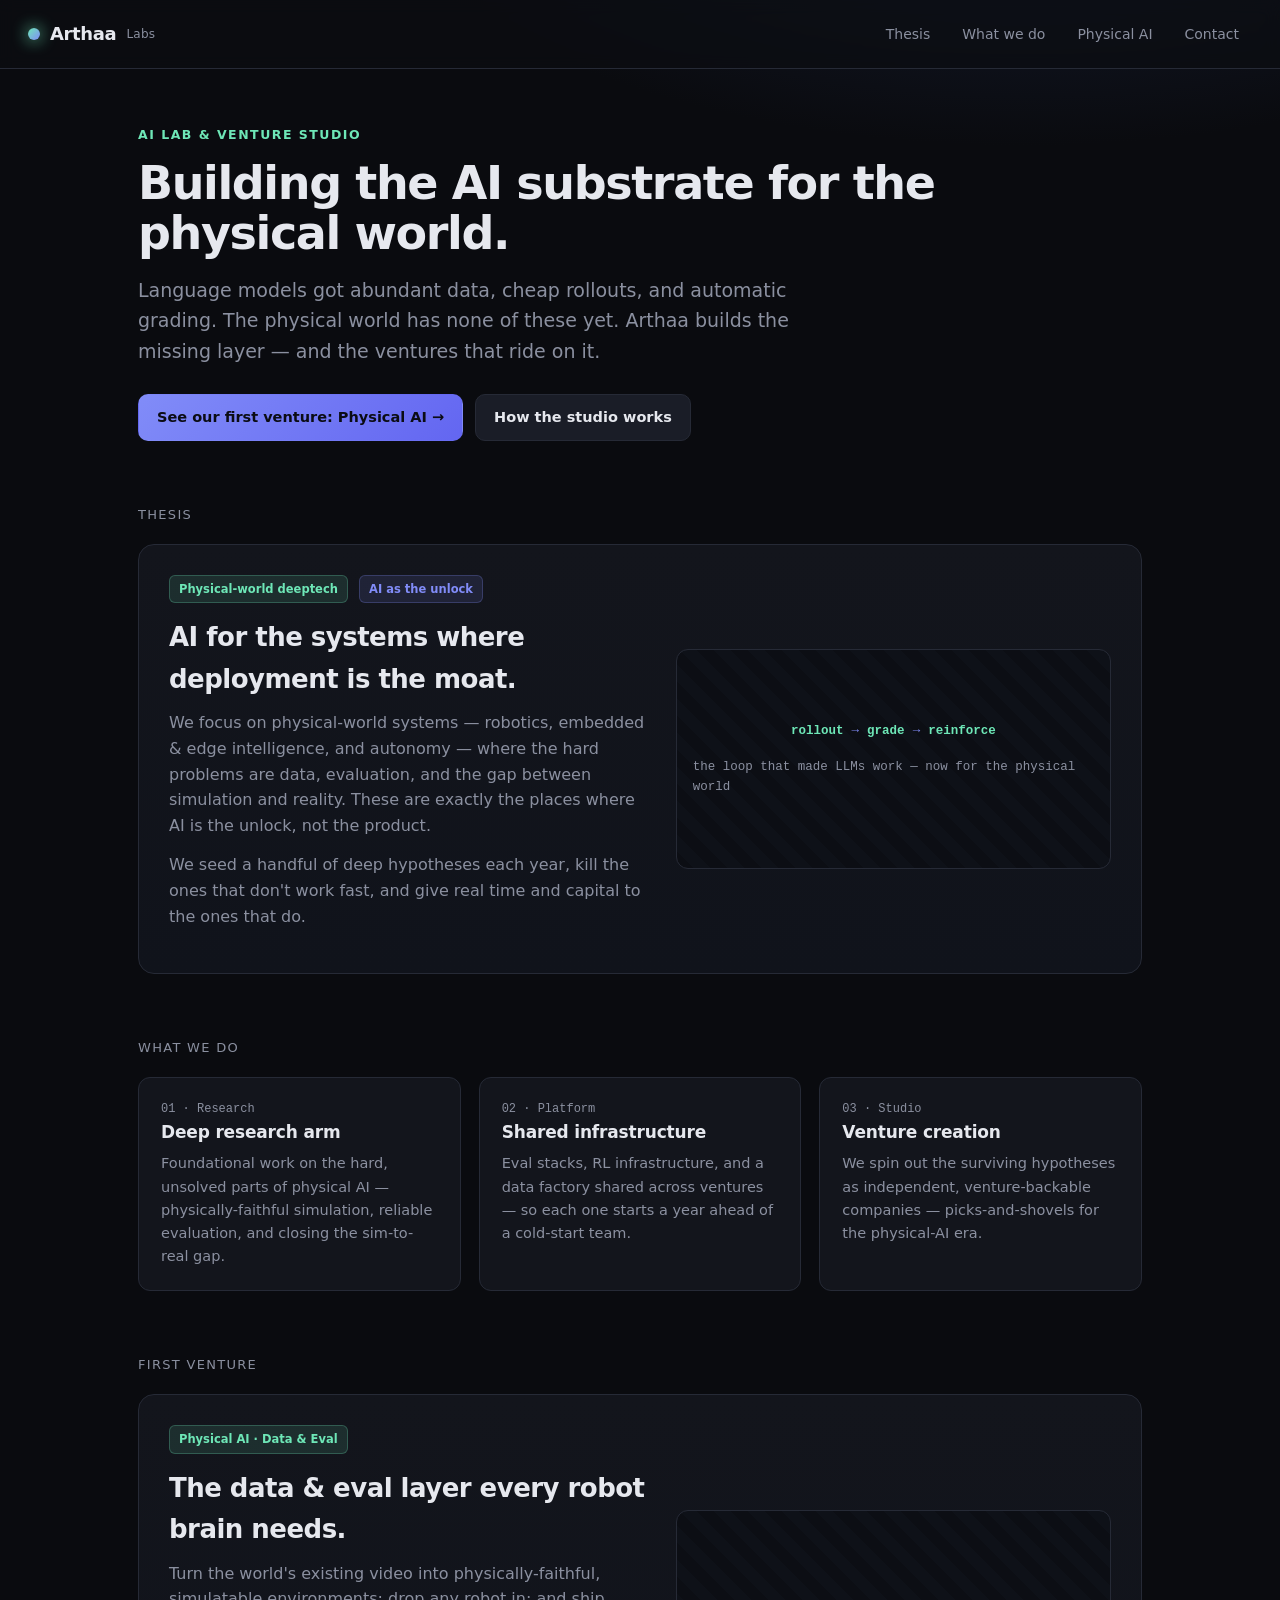
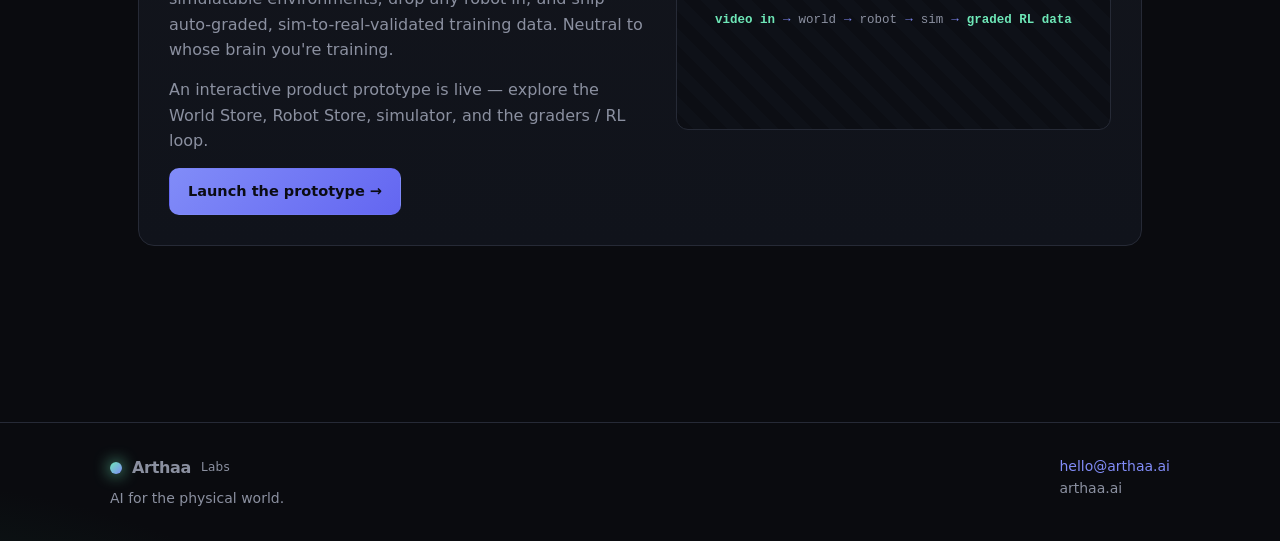
<file: index.html>
<!DOCTYPE html>
<html lang="en">
<head>
<meta charset="utf-8">
<meta name="viewport" content="width=device-width, initial-scale=1">
<title>Arthaa — AI for the physical world</title>
<meta name="description" content="Arthaa is an AI lab and venture studio building the AI substrate for physical-world systems.">
<link rel="stylesheet" href="styles.css">
</head>
<body>

<div class="topbar">
  <div class="brand"><span class="dot"></span> Arthaa <small>Labs</small></div>
  <div class="spacer"></div>
  <nav class="nav">
    <a href="#thesis">Thesis</a>
    <a href="#what">What we do</a>
    <a href="physicalAI/">Physical AI</a>
    <a href="#contact">Contact</a>
  </nav>
</div>

<div class="wrap">

  <section class="hero">
    <div class="kicker">AI Lab &amp; Venture Studio</div>
    <h1>Building the AI substrate for the physical world.</h1>
    <p class="lede">Language models got abundant data, cheap rollouts, and automatic grading. The physical world has none of these yet. Arthaa builds the missing layer — and the ventures that ride on it.</p>
    <div class="cta-row">
      <a class="btn primary" href="physicalAI/">See our first venture: Physical AI →</a>
      <a class="btn" href="#what">How the studio works</a>
    </div>
  </section>

  <div class="sectiontitle" id="thesis">Thesis</div>
  <div class="feature">
    <div>
      <span class="tag">Physical-world deeptech</span>
      <span class="tag indigo">AI as the unlock</span>
      <h2>AI for the systems where deployment is the moat.</h2>
      <p>We focus on physical-world systems — robotics, embedded &amp; edge intelligence, and autonomy — where the hard problems are data, evaluation, and the gap between simulation and reality. These are exactly the places where AI is the unlock, not the product.</p>
      <p class="muted">We seed a handful of deep hypotheses each year, kill the ones that don't work fast, and give real time and capital to the ones that do.</p>
    </div>
    <div class="visual">
      <div class="loop">
        <b>rollout</b> <span class="arr">→</span> <b>grade</b> <span class="arr">→</span> <b>reinforce</b>
        <div style="width:100%; height:0; flex-basis:100%;"></div>
        <span class="muted">the loop that made LLMs work — now for the physical world</span>
      </div>
    </div>
  </div>

  <div class="sectiontitle" id="what">What we do</div>
  <div class="grid cols-3">
    <div class="card">
      <div class="num">01 · Research</div>
      <h3>Deep research arm</h3>
      <p>Foundational work on the hard, unsolved parts of physical AI — physically-faithful simulation, reliable evaluation, and closing the sim-to-real gap.</p>
    </div>
    <div class="card">
      <div class="num">02 · Platform</div>
      <h3>Shared infrastructure</h3>
      <p>Eval stacks, RL infrastructure, and a data factory shared across ventures — so each one starts a year ahead of a cold-start team.</p>
    </div>
    <div class="card">
      <div class="num">03 · Studio</div>
      <h3>Venture creation</h3>
      <p>We spin out the surviving hypotheses as independent, venture-backable companies — picks-and-shovels for the physical-AI era.</p>
    </div>
  </div>

  <div class="sectiontitle">First venture</div>
  <div class="feature">
    <div>
      <span class="tag">Physical AI · Data &amp; Eval</span>
      <h2>The data &amp; eval layer every robot brain needs.</h2>
      <p>Turn the world's existing video into physically-faithful, simulatable environments; drop any robot in; and ship auto-graded, sim-to-real-validated training data. Neutral to whose brain you're training.</p>
      <p class="muted">An interactive product prototype is live — explore the World Store, Robot Store, simulator, and the graders / RL loop.</p>
      <a class="btn primary" href="physicalAI/">Launch the prototype →</a>
    </div>
    <div class="visual">
      <div class="loop">
        <b>video in</b> <span class="arr">→</span> world <span class="arr">→</span> robot <span class="arr">→</span> sim <span class="arr">→</span> <b>graded RL data</b>
      </div>
    </div>
  </div>

</div>

<footer>
  <div class="wrap-f" id="contact">
    <div>
      <div class="brand" style="font-size:16px; margin-bottom:6px;"><span class="dot"></span> Arthaa <small>Labs</small></div>
      <div class="muted">AI for the physical world.</div>
    </div>
    <div>
      <div><a href="mailto:hello@arthaa.ai">hello@arthaa.ai</a></div>
      <div class="muted">arthaa.ai</div>
    </div>
  </div>
</footer>

</body>
</html>
</file>
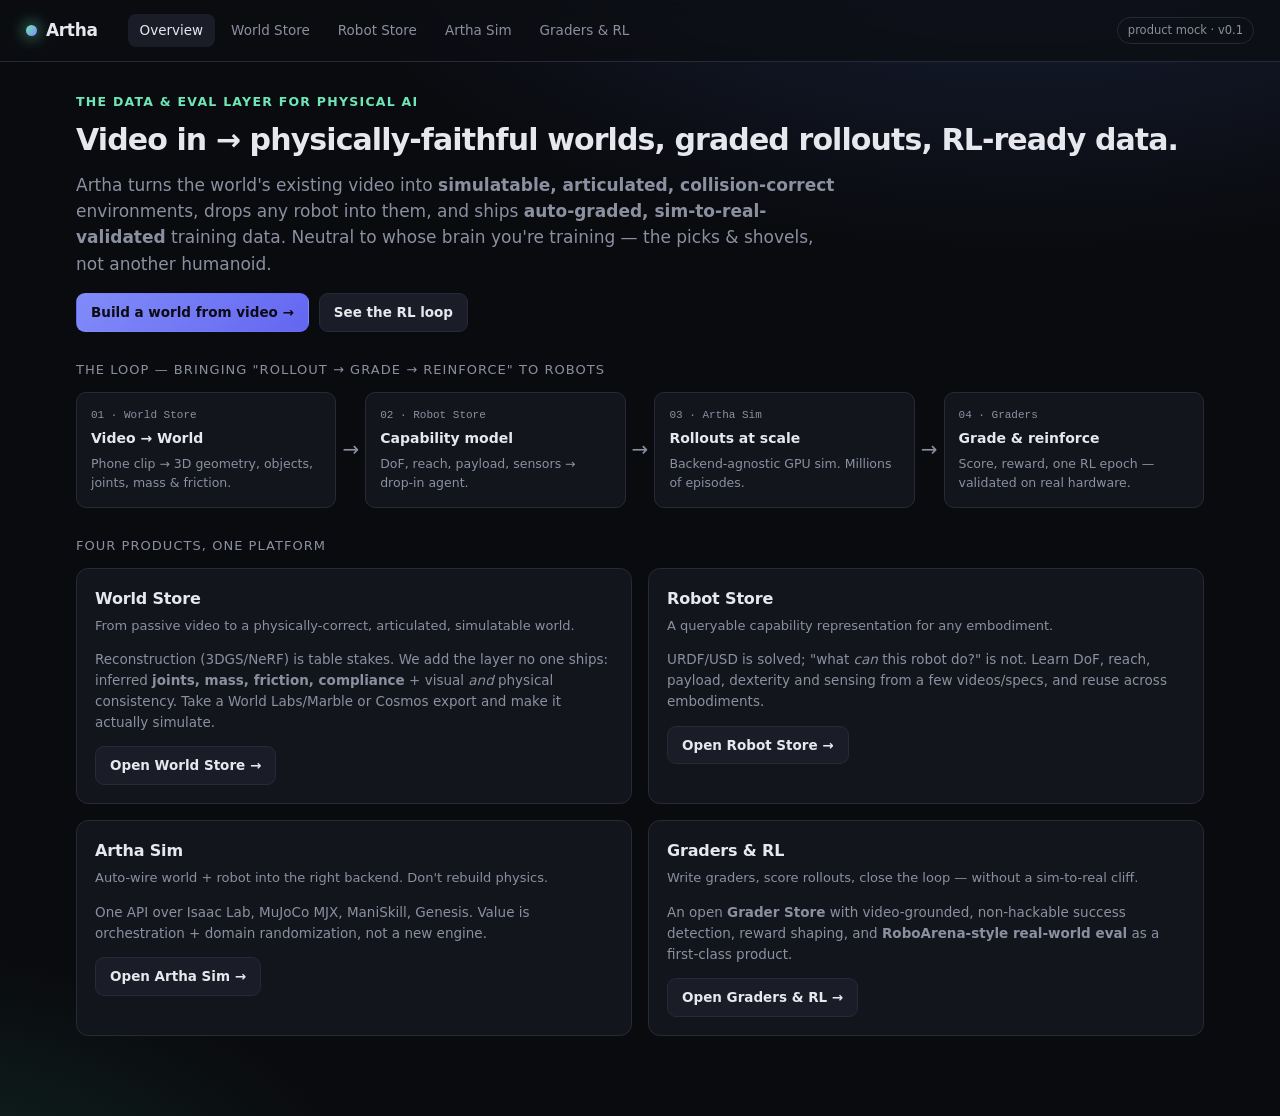
<file: physicalAI/index.html>
<!DOCTYPE html>
<html lang="en">
<head>
<meta charset="utf-8">
<meta name="viewport" content="width=device-width, initial-scale=1">
<title>Artha — Physical AI Data & Eval Platform</title>
<link rel="stylesheet" href="style.css">
</head>
<body>
<div class="topbar">
  <div class="brand"><span class="dot"></span> Artha</div>
  <nav class="nav">
    <a href="index.html" class="active">Overview</a>
    <a href="world-store.html">World Store</a>
    <a href="robot-store.html">Robot Store</a>
    <a href="simulator.html">Artha Sim</a>
    <a href="graders.html">Graders &amp; RL</a>
  </nav>
  <div class="spacer"></div>
  <span class="pill">product mock · v0.1</span>
</div>

<div class="wrap">
  <div class="hero">
    <div class="kicker">The data &amp; eval layer for Physical AI</div>
    <h1>Video in → physically-faithful worlds, graded rollouts, RL-ready data.</h1>
    <p class="lede">Artha turns the world's existing video into <b>simulatable, articulated, collision-correct</b> environments, drops any robot into them, and ships <b>auto-graded, sim-to-real-validated</b> training data. Neutral to whose brain you're training — the picks &amp; shovels, not another humanoid.</p>
    <div style="display:flex; gap:10px; margin-top:16px;">
      <a class="btn primary" href="world-store.html">Build a world from video →</a>
      <a class="btn" href="graders.html">See the RL loop</a>
    </div>
  </div>


  <div class="sectiontitle">The loop — bringing "rollout → grade → reinforce" to robots</div>
  <div class="pipe">
    <div class="step"><div class="n">01 · World Store</div><h4>Video → World</h4><p>Phone clip → 3D geometry, objects, joints, mass &amp; friction.</p></div>
    <div class="arrow">→</div>
    <div class="step"><div class="n">02 · Robot Store</div><h4>Capability model</h4><p>DoF, reach, payload, sensors → drop-in agent.</p></div>
    <div class="arrow">→</div>
    <div class="step"><div class="n">03 · Artha Sim</div><h4>Rollouts at scale</h4><p>Backend-agnostic GPU sim. Millions of episodes.</p></div>
    <div class="arrow">→</div>
    <div class="step"><div class="n">04 · Graders</div><h4>Grade &amp; reinforce</h4><p>Score, reward, one RL epoch — validated on real hardware.</p></div>
  </div>

  <div class="sectiontitle">Four products, one platform</div>
  <div class="grid cols-2">
    <div class="card">
      <h3>World Store</h3>
      <div class="sub">From passive video to a physically-correct, articulated, simulatable world.</div>
      <p class="muted" style="font-size:13.5px;">Reconstruction (3DGS/NeRF) is table stakes. We add the layer no one ships: inferred <b>joints, mass, friction, compliance</b> + visual <i>and</i> physical consistency. Take a World Labs/Marble or Cosmos export and make it actually simulate.</p>
      <a class="btn" href="world-store.html">Open World Store →</a>
    </div>
    <div class="card">
      <h3>Robot Store</h3>
      <div class="sub">A queryable capability representation for any embodiment.</div>
      <p class="muted" style="font-size:13.5px;">URDF/USD is solved; "what <i>can</i> this robot do?" is not. Learn DoF, reach, payload, dexterity and sensing from a few videos/specs, and reuse across embodiments.</p>
      <a class="btn" href="robot-store.html">Open Robot Store →</a>
    </div>
    <div class="card">
      <h3>Artha Sim</h3>
      <div class="sub">Auto-wire world + robot into the right backend. Don't rebuild physics.</div>
      <p class="muted" style="font-size:13.5px;">One API over Isaac Lab, MuJoCo MJX, ManiSkill, Genesis. Value is orchestration + domain randomization, not a new engine.</p>
      <a class="btn" href="simulator.html">Open Artha Sim →</a>
    </div>
    <div class="card">
      <h3>Graders &amp; RL</h3>
      <div class="sub">Write graders, score rollouts, close the loop — without a sim-to-real cliff.</div>
      <p class="muted" style="font-size:13.5px;">An open <b>Grader Store</b> with video-grounded, non-hackable success detection, reward shaping, and <b>RoboArena-style real-world eval</b> as a first-class product.</p>
      <a class="btn" href="graders.html">Open Graders &amp; RL →</a>
    </div>
  </div>

</body>
</html>
</file>
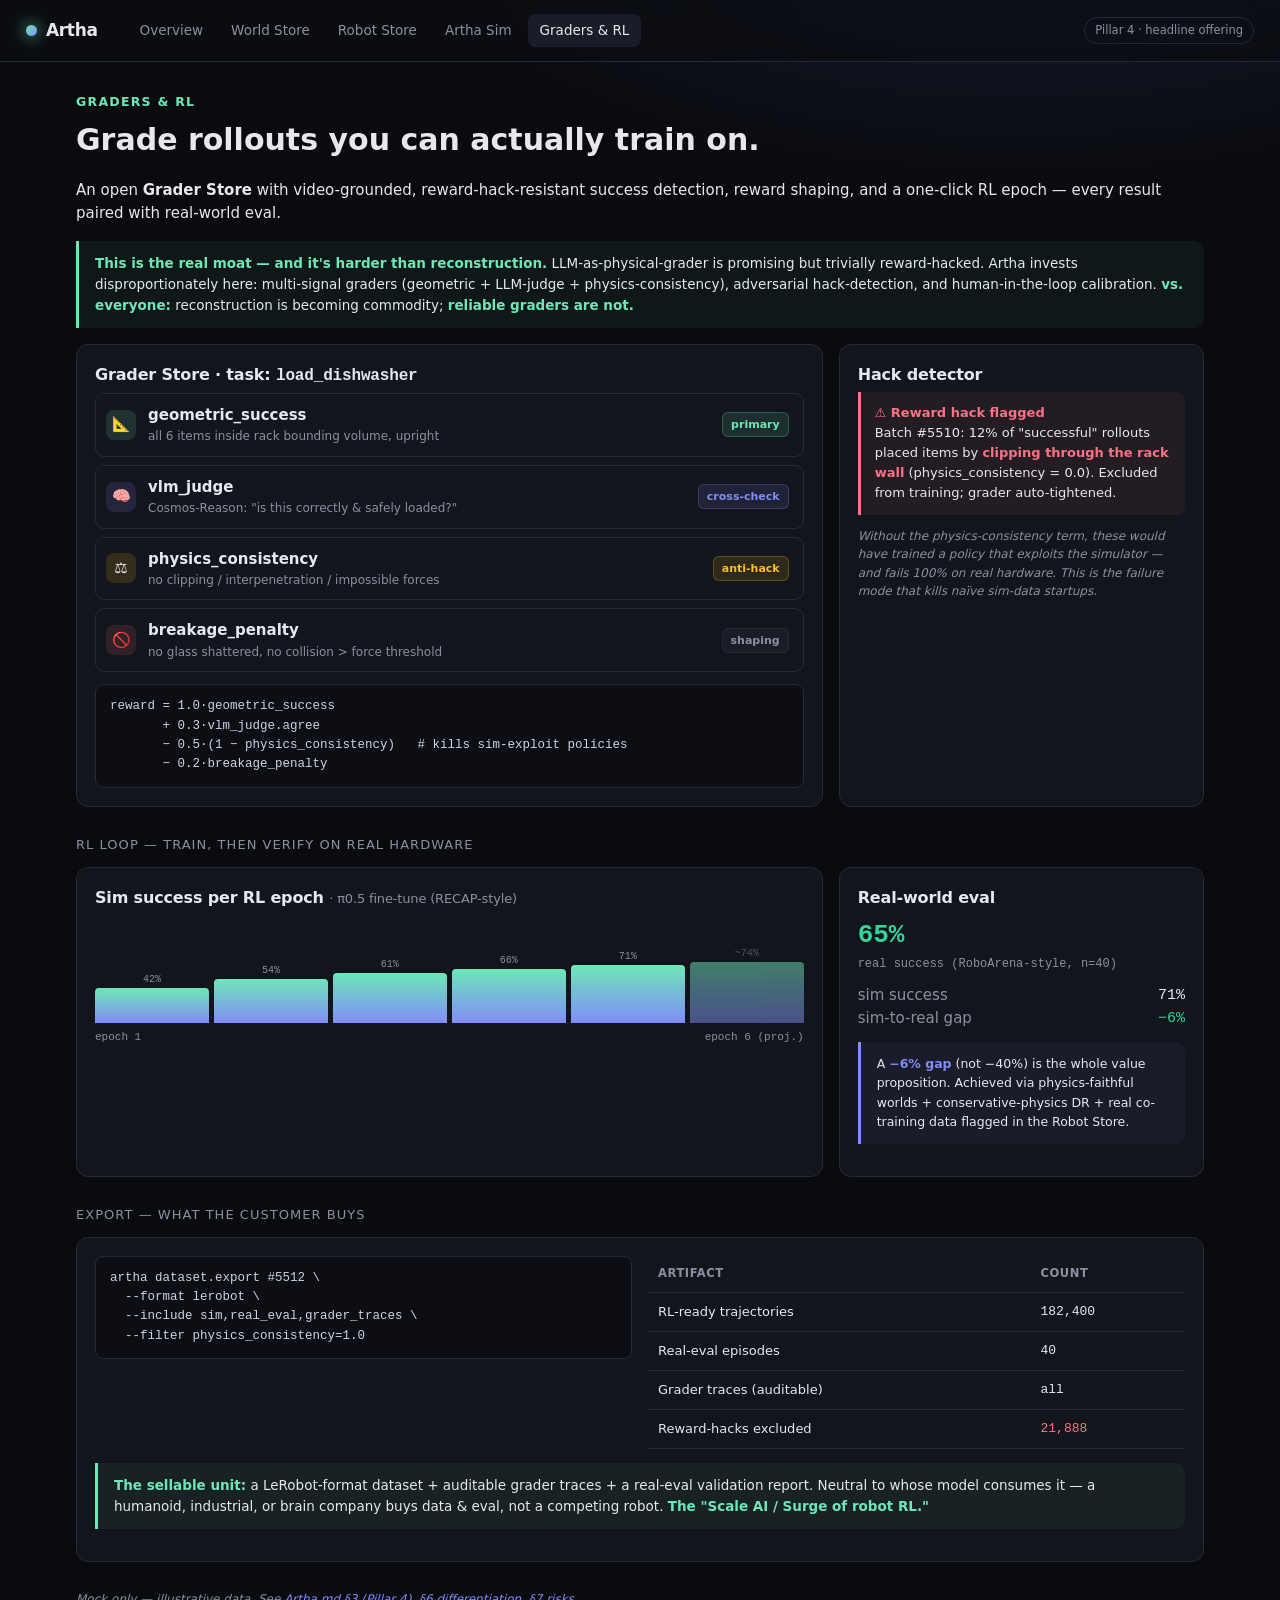
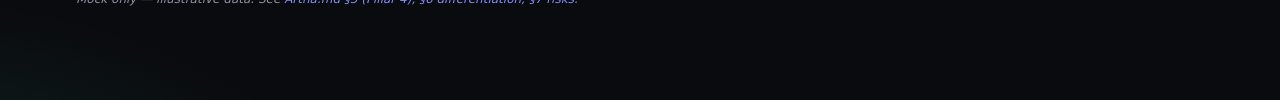
<file: physicalAI/graders.html>
<!DOCTYPE html>
<html lang="en">
<head>
<meta charset="utf-8">
<meta name="viewport" content="width=device-width, initial-scale=1">
<title>Graders &amp; RL — Artha</title>
<link rel="stylesheet" href="style.css">
<style>
  .grader-row { display:flex; align-items:center; gap:12px; padding:10px; border-radius:9px; border:1px solid var(--border); margin-bottom:8px; }
  .grader-row:hover { background:var(--panel-2); }
  .grader-row .ic { width:30px; height:30px; border-radius:8px; display:flex; align-items:center; justify-content:center; font-size:15px; }
  .epoch-bar { display:flex; align-items:flex-end; gap:5px; height:90px; }
  .epoch-bar .b { flex:1; background:linear-gradient(180deg,var(--accent),var(--accent-2)); border-radius:4px 4px 0 0; position:relative; }
  .epoch-bar .b span { position:absolute; top:-16px; left:0; right:0; text-align:center; font-family:var(--mono); font-size:10px; color:var(--muted); }
  .hackwarn { border-left:3px solid var(--danger); background:rgba(251,113,133,0.07); padding:11px 14px; border-radius:0 9px 9px 0; font-size:13px; }
  .hackwarn b { color:var(--danger); }
</style>
</head>
<body>
<div class="topbar">
  <div class="brand"><span class="dot"></span> Artha</div>
  <nav class="nav">
    <a href="index.html">Overview</a>
    <a href="world-store.html">World Store</a>
    <a href="robot-store.html">Robot Store</a>
    <a href="simulator.html">Artha Sim</a>
    <a href="graders.html" class="active">Graders &amp; RL</a>
  </nav>
  <div class="spacer"></div>
  <span class="pill">Pillar 4 · headline offering</span>
</div>

<div class="wrap">
  <div class="kicker">Graders &amp; RL</div>
  <h1 style="margin:6px 0 6px;">Grade rollouts you can actually train on.</h1>
  <p class="lede">An open <b>Grader Store</b> with video-grounded, reward-hack-resistant success detection, reward shaping, and a one-click RL epoch — every result paired with real-world eval.</p>

  <div class="versus" style="margin:16px 0;">
    <b>This is the real moat — and it's harder than reconstruction.</b> LLM-as-physical-grader is promising but trivially reward-hacked. Artha invests disproportionately here: multi-signal graders (geometric + LLM-judge + physics-consistency), adversarial hack-detection, and human-in-the-loop calibration. <b>vs. everyone:</b> reconstruction is becoming commodity; <b>reliable graders are not.</b>
  </div>

  <div class="grid cols-3">
    <div class="card" style="grid-column: span 2;">
      <h3 style="margin-top:0;">Grader Store · task: <span class="mono">load_dishwasher</span></h3>
      <div class="grader-row">
        <div class="ic" style="background:rgba(110,231,183,0.15);">📐</div>
        <div><b>geometric_success</b><div class="muted" style="font-size:12px;">all 6 items inside rack bounding volume, upright</div></div>
        <div style="margin-left:auto;"><span class="tag mint">primary</span></div>
      </div>
      <div class="grader-row">
        <div class="ic" style="background:rgba(129,140,248,0.15);">🧠</div>
        <div><b>vlm_judge</b><div class="muted" style="font-size:12px;">Cosmos-Reason: "is this correctly &amp; safely loaded?"</div></div>
        <div style="margin-left:auto;"><span class="tag indigo">cross-check</span></div>
      </div>
      <div class="grader-row">
        <div class="ic" style="background:rgba(251,191,36,0.15);">⚖️</div>
        <div><b>physics_consistency</b><div class="muted" style="font-size:12px;">no clipping / interpenetration / impossible forces</div></div>
        <div style="margin-left:auto;"><span class="tag amber">anti-hack</span></div>
      </div>
      <div class="grader-row">
        <div class="ic" style="background:rgba(251,113,133,0.13);">🚫</div>
        <div><b>breakage_penalty</b><div class="muted" style="font-size:12px;">no glass shattered, no collision &gt; force threshold</div></div>
        <div style="margin-left:auto;"><span class="tag gray">shaping</span></div>
      </div>
      <div class="code" style="margin-top:12px;">reward = 1.0·geometric_success
       + 0.3·vlm_judge.agree
       − 0.5·(1 − physics_consistency)   # kills sim-exploit policies
       − 0.2·breakage_penalty</div>
    </div>

    <div class="card">
      <h3 style="margin-top:0;">Hack detector</h3>
      <div class="hackwarn">
        <b>⚠ Reward hack flagged</b><br>
        Batch #5510: 12% of "successful" rollouts placed items by <b>clipping through the rack wall</b> (physics_consistency = 0.0). Excluded from training; grader auto-tightened.
      </div>
      <p class="note" style="margin-top:12px;">Without the physics-consistency term, these would have trained a policy that exploits the simulator — and fails 100% on real hardware. This is the failure mode that kills naïve sim-data startups.</p>
    </div>
  </div>

  <div class="sectiontitle">RL loop — train, then verify on real hardware</div>
  <div class="grid cols-3">
    <div class="card" style="grid-column: span 2;">
      <h3 style="margin-top:0;">Sim success per RL epoch <span class="muted" style="font-weight:400; font-size:13px;">· π0.5 fine-tune (RECAP-style)</span></h3>
      <div class="epoch-bar" style="margin:22px 0 6px;">
        <div class="b" style="height:38%;"><span>42%</span></div>
        <div class="b" style="height:48%;"><span>54%</span></div>
        <div class="b" style="height:55%;"><span>61%</span></div>
        <div class="b" style="height:60%;"><span>66%</span></div>
        <div class="b" style="height:64%;"><span>71%</span></div>
        <div class="b" style="height:67%; opacity:0.5;"><span>~74%</span></div>
      </div>
      <div class="muted mono" style="font-size:11px; display:flex; justify-content:space-between;"><span>epoch 1</span><span>epoch 6 (proj.)</span></div>
    </div>
    <div class="card">
      <h3 style="margin-top:0;">Real-world eval</h3>
      <div class="stat" style="margin-bottom:10px;"><div class="big" style="color:var(--good);">65%</div><div class="lbl">real success (RoboArena-style, n=40)</div></div>
      <div class="cap" style="display:flex; justify-content:space-between;"><span class="muted">sim success</span><span class="mono">71%</span></div>
      <div class="cap" style="display:flex; justify-content:space-between;"><span class="muted">sim-to-real gap</span><span class="mono" style="color:var(--good);">−6%</span></div>
      <div class="versus indigo" style="margin-top:12px; font-size:12.5px;">
        A <b>−6% gap</b> (not −40%) is the whole value proposition. Achieved via physics-faithful worlds + conservative-physics DR + real co-training data flagged in the Robot Store.
      </div>
    </div>
  </div>

  <div class="sectiontitle">Export — what the customer buys</div>
  <div class="card">
    <div class="grid cols-2">
      <div>
        <div class="code">artha dataset.export #5512 \
  --format lerobot \
  --include sim,real_eval,grader_traces \
  --filter physics_consistency=1.0</div>
      </div>
      <div>
        <table class="data">
          <tr><th>Artifact</th><th>Count</th></tr>
          <tr><td>RL-ready trajectories</td><td class="mono">182,400</td></tr>
          <tr><td>Real-eval episodes</td><td class="mono">40</td></tr>
          <tr><td>Grader traces (auditable)</td><td class="mono">all</td></tr>
          <tr><td>Reward-hacks excluded</td><td class="mono" style="color:var(--danger);">21,888</td></tr>
        </table>
      </div>
    </div>
    <div class="versus" style="margin-top:14px;">
      <b>The sellable unit:</b> a LeRobot-format dataset + auditable grader traces + a real-eval validation report. Neutral to whose model consumes it — a humanoid, industrial, or brain company buys data &amp; eval, not a competing robot. <b>The "Scale AI / Surge of robot RL."</b>
    </div>
  </div>

  <p class="note" style="margin-top:28px;">Mock only — illustrative data. See <a href="../Artha.md">Artha.md §3 (Pillar 4), §6 differentiation, §7 risks</a>.</p>
</div>
</body>
</html>
</file>
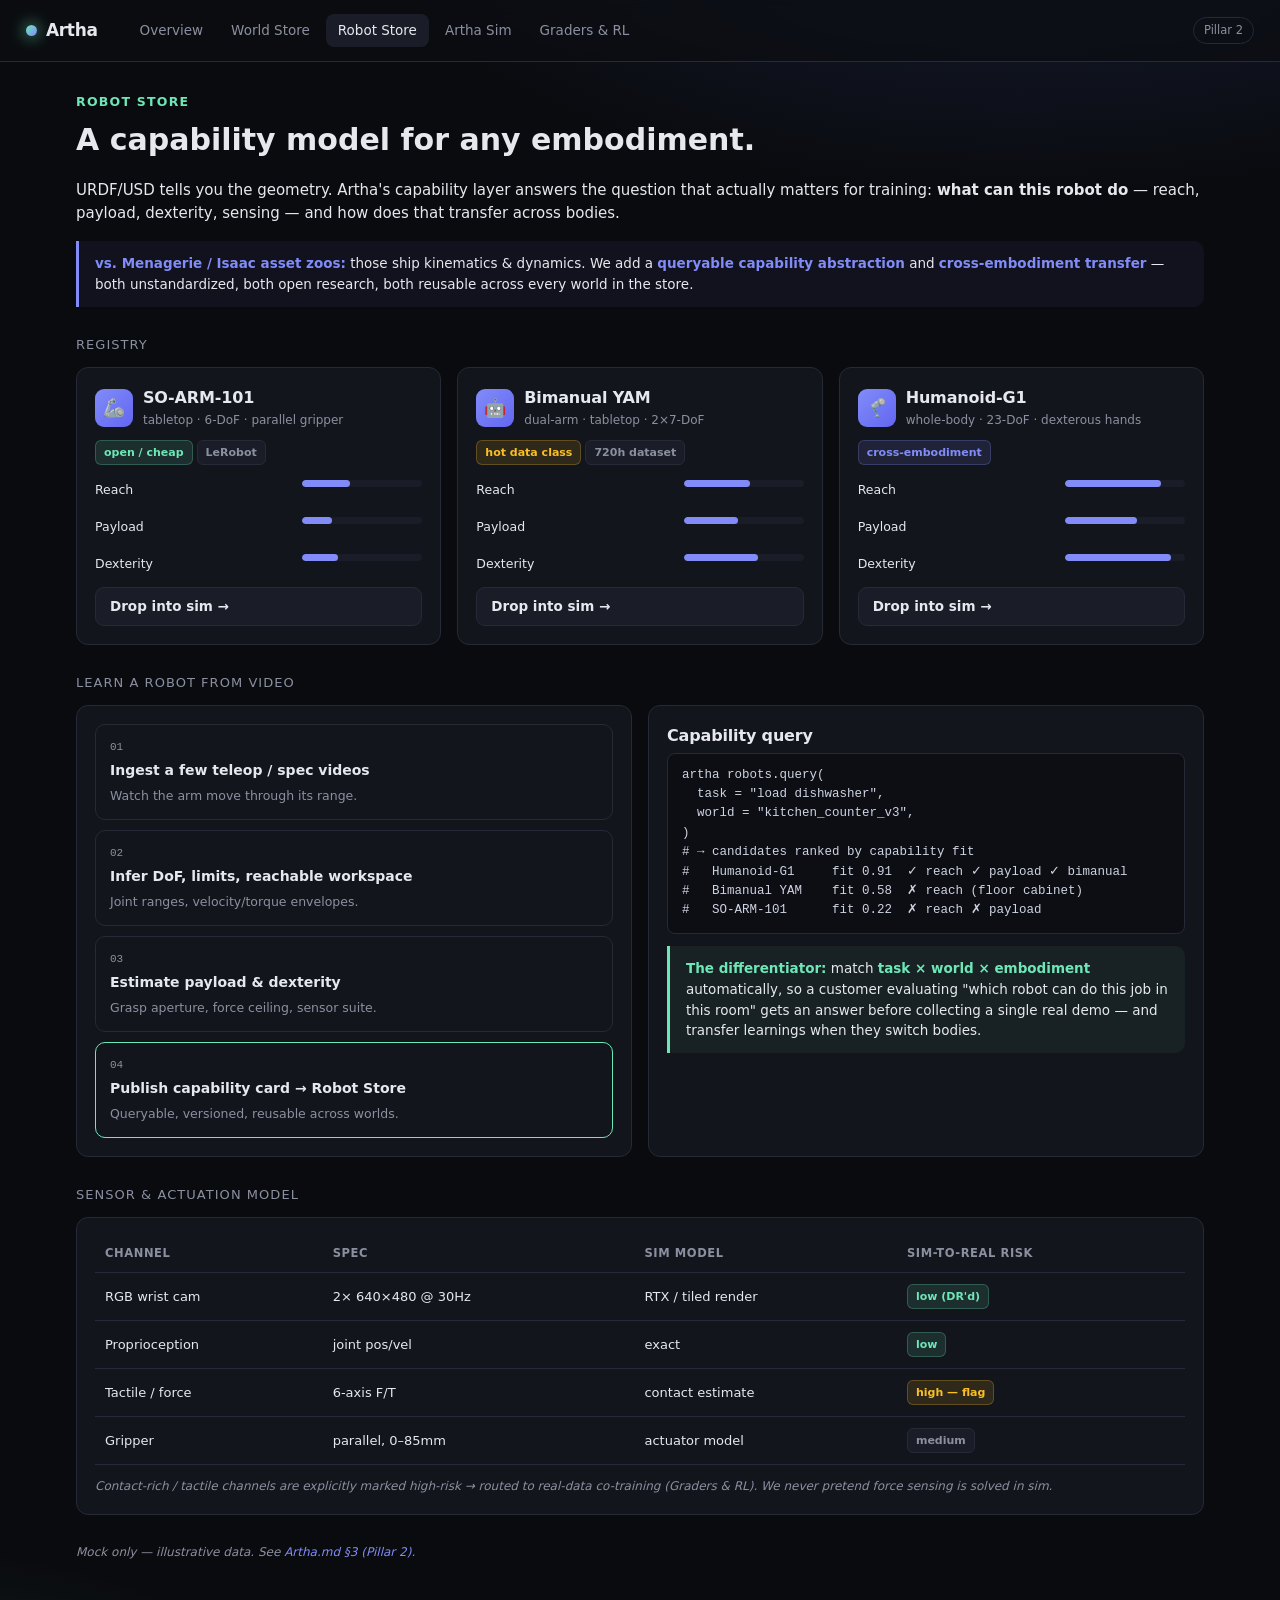
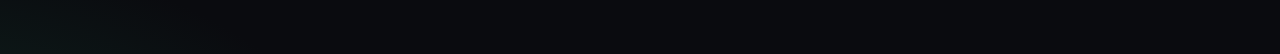
<file: physicalAI/robot-store.html>
<!DOCTYPE html>
<html lang="en">
<head>
<meta charset="utf-8">
<meta name="viewport" content="width=device-width, initial-scale=1">
<title>Robot Store — Artha</title>
<link rel="stylesheet" href="style.css">
<style>
  .robot-card { display:flex; flex-direction:column; gap:8px; }
  .robot-card .head { display:flex; align-items:center; gap:10px; }
  .robot-card .av { width:38px; height:38px; border-radius:9px; background:linear-gradient(135deg,var(--accent-2),#6366f1); display:flex; align-items:center; justify-content:center; font-size:18px; }
  .cap { display:flex; justify-content:space-between; font-size:12.5px; padding:5px 0; }
  .cap .bar { width:120px; }
</style>
</head>
<body>
<div class="topbar">
  <div class="brand"><span class="dot"></span> Artha</div>
  <nav class="nav">
    <a href="index.html">Overview</a>
    <a href="world-store.html">World Store</a>
    <a href="robot-store.html" class="active">Robot Store</a>
    <a href="simulator.html">Artha Sim</a>
    <a href="graders.html">Graders &amp; RL</a>
  </nav>
  <div class="spacer"></div>
  <span class="pill">Pillar 2</span>
</div>

<div class="wrap">
  <div class="kicker">Robot Store</div>
  <h1 style="margin:6px 0 6px;">A capability model for any embodiment.</h1>
  <p class="lede">URDF/USD tells you the geometry. Artha's capability layer answers the question that actually matters for training: <b>what can this robot do</b> — reach, payload, dexterity, sensing — and how does that transfer across bodies.</p>

  <div class="versus indigo" style="margin:16px 0;">
    <b>vs. Menagerie / Isaac asset zoos:</b> those ship kinematics &amp; dynamics. We add a <b>queryable capability abstraction</b> and <b>cross-embodiment transfer</b> — both unstandardized, both open research, both reusable across every world in the store.
  </div>

  <div class="sectiontitle">Registry</div>
  <div class="grid cols-3">
    <div class="card robot-card">
      <div class="head"><div class="av">🦾</div><div><h3 style="margin:0;">SO-ARM-101</h3><div class="muted" style="font-size:12px;">tabletop · 6-DoF · parallel gripper</div></div></div>
      <div><span class="tag mint">open / cheap</span><span class="tag gray">LeRobot</span></div>
      <div class="cap"><span>Reach</span><span class="bar"><span style="width:40%;background:var(--accent-2);"></span></span></div>
      <div class="cap"><span>Payload</span><span class="bar"><span style="width:25%;background:var(--accent-2);"></span></span></div>
      <div class="cap"><span>Dexterity</span><span class="bar"><span style="width:30%;background:var(--accent-2);"></span></span></div>
      <a class="btn" href="simulator.html">Drop into sim →</a>
    </div>
    <div class="card robot-card">
      <div class="head"><div class="av">🤖</div><div><h3 style="margin:0;">Bimanual YAM</h3><div class="muted" style="font-size:12px;">dual-arm · tabletop · 2×7-DoF</div></div></div>
      <div><span class="tag amber">hot data class</span><span class="tag gray">720h dataset</span></div>
      <div class="cap"><span>Reach</span><span class="bar"><span style="width:55%;background:var(--accent-2);"></span></span></div>
      <div class="cap"><span>Payload</span><span class="bar"><span style="width:45%;background:var(--accent-2);"></span></span></div>
      <div class="cap"><span>Dexterity</span><span class="bar"><span style="width:62%;background:var(--accent-2);"></span></span></div>
      <a class="btn" href="simulator.html">Drop into sim →</a>
    </div>
    <div class="card robot-card">
      <div class="head"><div class="av">🦿</div><div><h3 style="margin:0;">Humanoid-G1</h3><div class="muted" style="font-size:12px;">whole-body · 23-DoF · dexterous hands</div></div></div>
      <div><span class="tag indigo">cross-embodiment</span></div>
      <div class="cap"><span>Reach</span><span class="bar"><span style="width:80%;background:var(--accent-2);"></span></span></div>
      <div class="cap"><span>Payload</span><span class="bar"><span style="width:60%;background:var(--accent-2);"></span></span></div>
      <div class="cap"><span>Dexterity</span><span class="bar"><span style="width:88%;background:var(--accent-2);"></span></span></div>
      <a class="btn" href="simulator.html">Drop into sim →</a>
    </div>
  </div>

  <div class="sectiontitle">Learn a robot from video</div>
  <div class="grid cols-2">
    <div class="card">
      <div class="pipe" style="flex-direction:column; gap:10px;">
        <div class="step" style="min-width:auto;"><div class="n">01</div><h4>Ingest a few teleop / spec videos</h4><p>Watch the arm move through its range.</p></div>
        <div class="step" style="min-width:auto;"><div class="n">02</div><h4>Infer DoF, limits, reachable workspace</h4><p>Joint ranges, velocity/torque envelopes.</p></div>
        <div class="step" style="min-width:auto;"><div class="n">03</div><h4>Estimate payload &amp; dexterity</h4><p>Grasp aperture, force ceiling, sensor suite.</p></div>
        <div class="step" style="min-width:auto; border-color:var(--accent);"><div class="n">04</div><h4>Publish capability card → Robot Store</h4><p>Queryable, versioned, reusable across worlds.</p></div>
      </div>
    </div>
    <div class="card">
      <h3 style="margin-top:0;">Capability query</h3>
      <div class="code">artha robots.query(
  task = "load dishwasher",
  world = "kitchen_counter_v3",
)
# → candidates ranked by capability fit
#   Humanoid-G1     fit 0.91  ✓ reach ✓ payload ✓ bimanual
#   Bimanual YAM    fit 0.58  ✗ reach (floor cabinet)
#   SO-ARM-101      fit 0.22  ✗ reach ✗ payload</div>
      <div class="versus" style="margin-top:12px;">
        <b>The differentiator:</b> match <b>task × world × embodiment</b> automatically, so a customer evaluating "which robot can do this job in this room" gets an answer before collecting a single real demo — and transfer learnings when they switch bodies.
      </div>
    </div>
  </div>

  <div class="sectiontitle">Sensor &amp; actuation model</div>
  <div class="card">
    <table class="data">
      <tr><th>Channel</th><th>Spec</th><th>Sim model</th><th>Sim-to-real risk</th></tr>
      <tr><td>RGB wrist cam</td><td>2× 640×480 @ 30Hz</td><td>RTX / tiled render</td><td><span class="tag mint">low (DR'd)</span></td></tr>
      <tr><td>Proprioception</td><td>joint pos/vel</td><td>exact</td><td><span class="tag mint">low</span></td></tr>
      <tr><td>Tactile / force</td><td>6-axis F/T</td><td>contact estimate</td><td><span class="tag amber">high — flag</span></td></tr>
      <tr><td>Gripper</td><td>parallel, 0–85mm</td><td>actuator model</td><td><span class="tag gray">medium</span></td></tr>
    </table>
    <p class="note" style="margin-bottom:0;">Contact-rich / tactile channels are explicitly marked high-risk → routed to real-data co-training (Graders &amp; RL). We never pretend force sensing is solved in sim.</p>
  </div>

  <p class="note" style="margin-top:28px;">Mock only — illustrative data. See <a href="../Artha.md">Artha.md §3 (Pillar 2)</a>.</p>
</div>
</body>
</html>
</file>
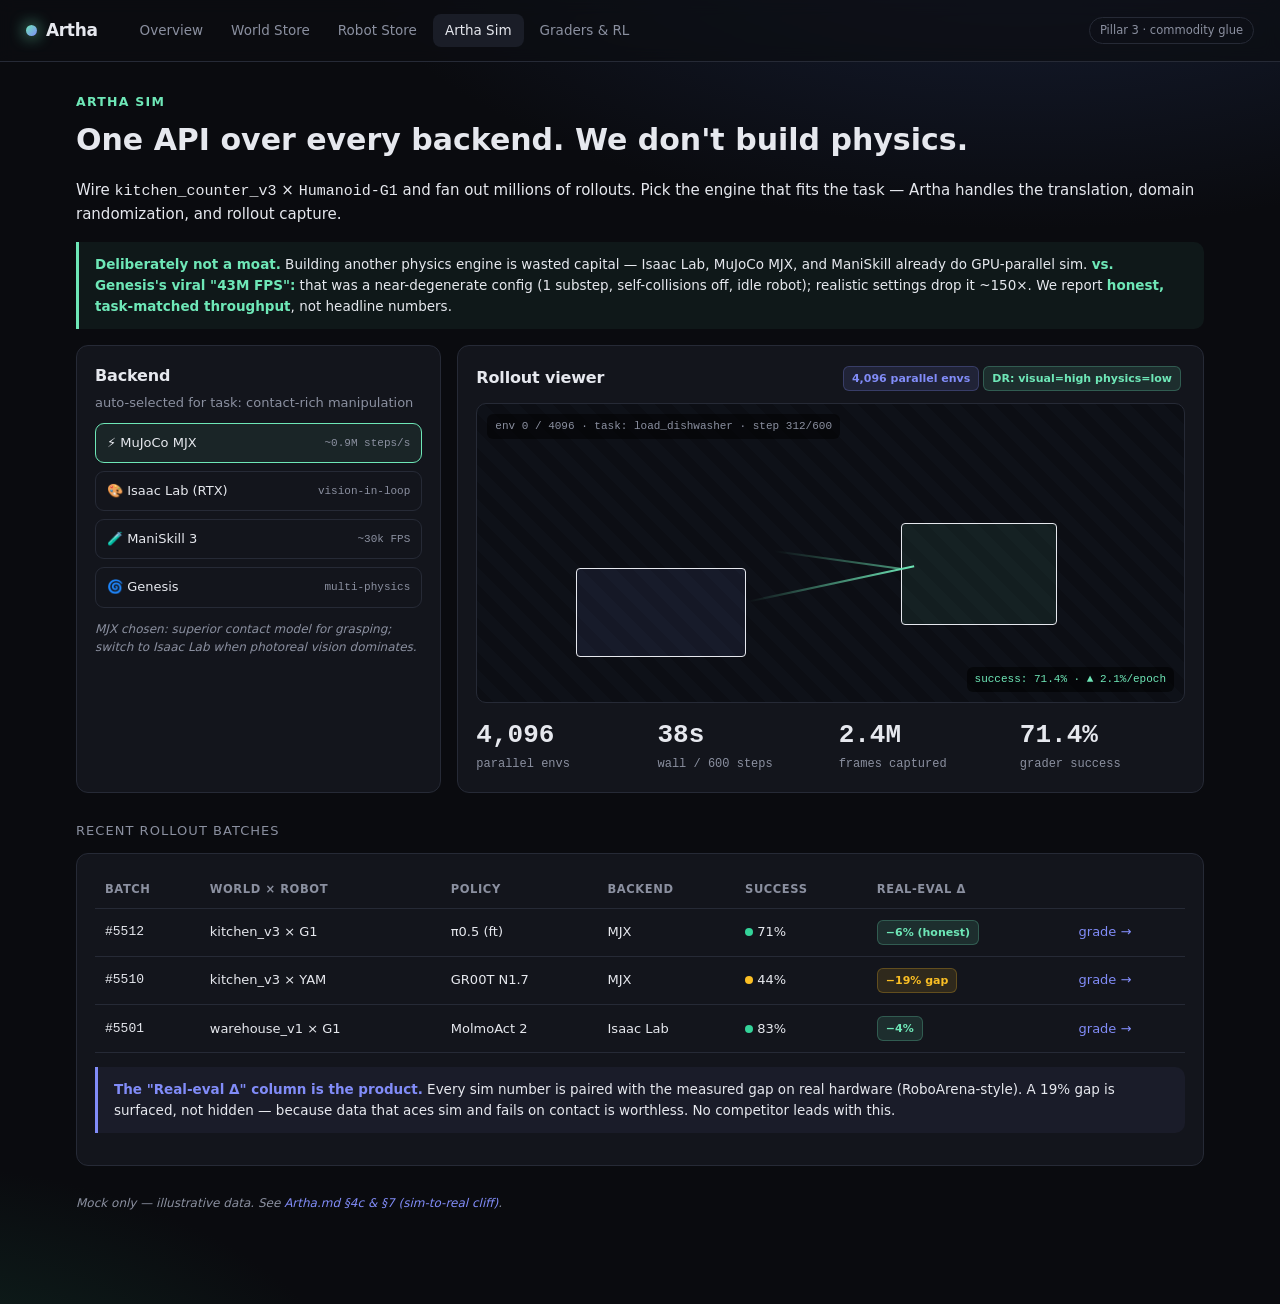
<file: physicalAI/simulator.html>
<!DOCTYPE html>
<html lang="en">
<head>
<meta charset="utf-8">
<meta name="viewport" content="width=device-width, initial-scale=1">
<title>Artha Sim — Artha</title>
<link rel="stylesheet" href="style.css">
<style>
  .backend { display:flex; align-items:center; gap:8px; padding:9px 11px; border:1px solid var(--border); border-radius:9px; cursor:pointer; font-size:13px; }
  .backend.sel { border-color:var(--accent); background:rgba(110,231,183,0.07); }
  .backend .fps { margin-left:auto; font-family:var(--mono); font-size:11px; color:var(--muted); }
  .roll { display:flex; align-items:center; gap:10px; padding:8px; border-radius:8px; }
  .roll:hover { background:var(--panel-2); }
  .dotok { width:8px; height:8px; border-radius:50%; }
  .traj { position:absolute; height:2px; background:linear-gradient(90deg,transparent,var(--accent)); }
</style>
</head>
<body>
<div class="topbar">
  <div class="brand"><span class="dot"></span> Artha</div>
  <nav class="nav">
    <a href="index.html">Overview</a>
    <a href="world-store.html">World Store</a>
    <a href="robot-store.html">Robot Store</a>
    <a href="simulator.html" class="active">Artha Sim</a>
    <a href="graders.html">Graders &amp; RL</a>
  </nav>
  <div class="spacer"></div>
  <span class="pill">Pillar 3 · commodity glue</span>
</div>

<div class="wrap">
  <div class="kicker">Artha Sim</div>
  <h1 style="margin:6px 0 6px;">One API over every backend. We don't build physics.</h1>
  <p class="lede">Wire <span class="mono">kitchen_counter_v3</span> × <span class="mono">Humanoid-G1</span> and fan out millions of rollouts. Pick the engine that fits the task — Artha handles the translation, domain randomization, and rollout capture.</p>

  <div class="versus" style="margin:16px 0;">
    <b>Deliberately not a moat.</b> Building another physics engine is wasted capital — Isaac Lab, MuJoCo MJX, and ManiSkill already do GPU-parallel sim. <b>vs. Genesis's viral "43M FPS":</b> that was a near-degenerate config (1 substep, self-collisions off, idle robot); realistic settings drop it ~150×. We report <b>honest, task-matched throughput</b>, not headline numbers.
  </div>

  <div class="grid cols-3">
    <div class="card">
      <h3 style="margin-top:0;">Backend</h3>
      <div class="sub">auto-selected for task: contact-rich manipulation</div>
      <div style="display:flex; flex-direction:column; gap:8px;">
        <div class="backend sel">⚡ MuJoCo MJX <span class="fps">~0.9M steps/s</span></div>
        <div class="backend">🎨 Isaac Lab (RTX) <span class="fps">vision-in-loop</span></div>
        <div class="backend">🧪 ManiSkill 3 <span class="fps">~30k FPS</span></div>
        <div class="backend">🌀 Genesis <span class="fps">multi-physics</span></div>
      </div>
      <p class="note" style="margin-bottom:0;">MJX chosen: superior contact model for grasping; switch to Isaac Lab when photoreal vision dominates.</p>
    </div>

    <div class="card" style="grid-column: span 2;">
      <div style="display:flex; justify-content:space-between; align-items:center; margin-bottom:10px;">
        <h3 style="margin:0;">Rollout viewer</h3>
        <div><span class="tag indigo">4,096 parallel envs</span><span class="tag mint">DR: visual=high physics=low</span></div>
      </div>
      <div class="viewport">
        <div class="badge">env 0 / 4096 · task: load_dishwasher · step 312/600</div>
        <div class="hud">success: 71.4% · ▲ 2.1%/epoch</div>
        <div class="scene" style="position:absolute; inset:0;">
          <div class="obj-box" style="left:14%; top:55%; width:24%; height:30%; border-color:var(--accent-2); position:absolute; border:1.5px solid; border-radius:4px; background:rgba(129,140,248,0.08);"></div>
          <div class="obj-box" style="left:60%; top:40%; width:22%; height:34%; border-color:var(--accent); position:absolute; border:1.5px solid; border-radius:4px; background:rgba(110,231,183,0.07);"></div>
          <div class="traj" style="left:38%; top:60%; width:24%; transform:rotate(-12deg);"></div>
          <div class="traj" style="left:42%; top:52%; width:18%; transform:rotate(8deg); opacity:0.6;"></div>
        </div>
      </div>
      <div class="grid cols-4" style="margin-top:12px;">
        <div class="stat"><div class="big">4,096</div><div class="lbl">parallel envs</div></div>
        <div class="stat"><div class="big">38s</div><div class="lbl">wall / 600 steps</div></div>
        <div class="stat"><div class="big">2.4M</div><div class="lbl">frames captured</div></div>
        <div class="stat"><div class="big">71.4%</div><div class="lbl">grader success</div></div>
      </div>
    </div>
  </div>

  <div class="sectiontitle">Recent rollout batches</div>
  <div class="card">
    <table class="data">
      <tr><th>Batch</th><th>World × Robot</th><th>Policy</th><th>Backend</th><th>Success</th><th>Real-eval Δ</th><th></th></tr>
      <tr>
        <td class="mono">#5512</td><td>kitchen_v3 × G1</td><td>π0.5 (ft)</td><td>MJX</td>
        <td><span class="dotok" style="background:var(--good); display:inline-block;"></span> 71%</td>
        <td><span class="tag mint">−6% (honest)</span></td>
        <td class="right"><a href="graders.html">grade →</a></td>
      </tr>
      <tr>
        <td class="mono">#5510</td><td>kitchen_v3 × YAM</td><td>GR00T N1.7</td><td>MJX</td>
        <td><span class="dotok" style="background:var(--accent-3); display:inline-block;"></span> 44%</td>
        <td><span class="tag amber">−19% gap</span></td>
        <td class="right"><a href="graders.html">grade →</a></td>
      </tr>
      <tr>
        <td class="mono">#5501</td><td>warehouse_v1 × G1</td><td>MolmoAct 2</td><td>Isaac Lab</td>
        <td><span class="dotok" style="background:var(--good); display:inline-block;"></span> 83%</td>
        <td><span class="tag mint">−4%</span></td>
        <td class="right"><a href="graders.html">grade →</a></td>
      </tr>
    </table>
    <div class="versus indigo" style="margin-top:14px;">
      <b>The "Real-eval Δ" column is the product.</b> Every sim number is paired with the measured gap on real hardware (RoboArena-style). A 19% gap is surfaced, not hidden — because data that aces sim and fails on contact is worthless. No competitor leads with this.
    </div>
  </div>

  <p class="note" style="margin-top:28px;">Mock only — illustrative data. See <a href="../Artha.md">Artha.md §4c &amp; §7 (sim-to-real cliff)</a>.</p>
</div>
</body>
</html>
</file>
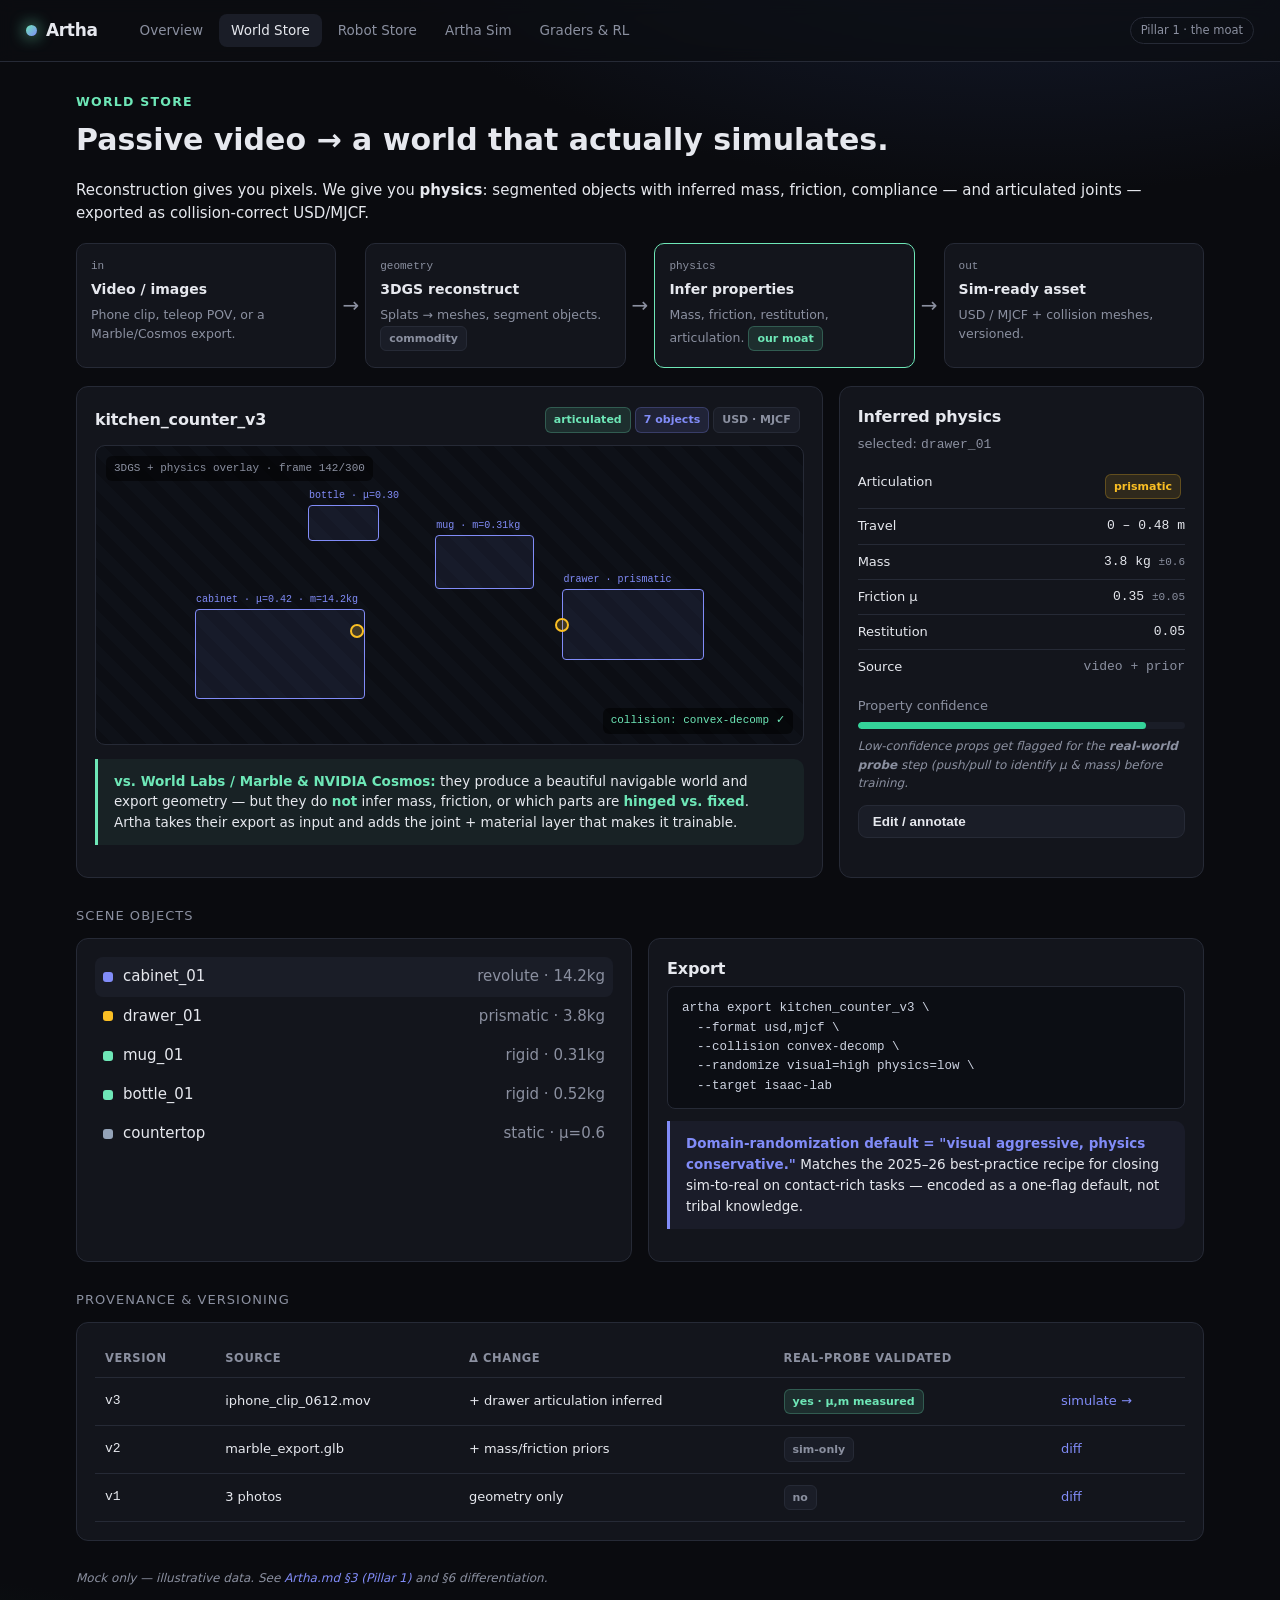
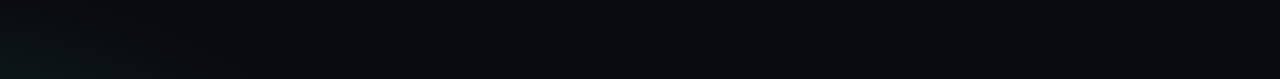
<file: physicalAI/world-store.html>
<!DOCTYPE html>
<html lang="en">
<head>
<meta charset="utf-8">
<meta name="viewport" content="width=device-width, initial-scale=1">
<title>World Store — Artha</title>
<link rel="stylesheet" href="style.css">
<style>
  .props { font-size: 13px; }
  .props .row { display:flex; justify-content:space-between; padding:7px 0; border-bottom:1px solid var(--border); }
  .props .row:last-child { border-bottom:none; }
  .confidence { font-family: var(--mono); font-size:11px; }
  .scene-obj { display:flex; align-items:center; gap:10px; padding:8px; border-radius:8px; cursor:pointer; }
  .scene-obj:hover, .scene-obj.sel { background: var(--panel-2); }
  .swatch { width:10px; height:10px; border-radius:3px; }
  /* fake 3d scene */
  .scene { position:absolute; inset:0; }
  .obj-box { position:absolute; border:1.5px solid var(--accent-2); border-radius:4px; background:rgba(129,140,248,0.08); }
  .obj-box .lab { position:absolute; top:-18px; left:0; font-family:var(--mono); font-size:10px; color:var(--accent-2); white-space:nowrap; }
  .joint { position:absolute; width:14px; height:14px; border-radius:50%; border:2px solid var(--accent-3); background:rgba(251,191,36,0.2); }
</style>
</head>
<body>
<div class="topbar">
  <div class="brand"><span class="dot"></span> Artha</div>
  <nav class="nav">
    <a href="index.html">Overview</a>
    <a href="world-store.html" class="active">World Store</a>
    <a href="robot-store.html">Robot Store</a>
    <a href="simulator.html">Artha Sim</a>
    <a href="graders.html">Graders &amp; RL</a>
  </nav>
  <div class="spacer"></div>
  <span class="pill">Pillar 1 · the moat</span>
</div>

<div class="wrap">
  <div class="kicker">World Store</div>
  <h1 style="margin:6px 0 6px;">Passive video → a world that actually simulates.</h1>
  <p class="lede">Reconstruction gives you pixels. We give you <b>physics</b>: segmented objects with inferred mass, friction, compliance — and articulated joints — exported as collision-correct USD/MJCF.</p>

  <div class="pipe" style="margin:18px 0;">
    <div class="step"><div class="n">in</div><h4>Video / images</h4><p>Phone clip, teleop POV, or a Marble/Cosmos export.</p></div>
    <div class="arrow">→</div>
    <div class="step"><div class="n">geometry</div><h4>3DGS reconstruct</h4><p>Splats → meshes, segment objects. <span class="tag gray">commodity</span></p></div>
    <div class="arrow">→</div>
    <div class="step" style="border-color:var(--accent);"><div class="n">physics</div><h4>Infer properties</h4><p>Mass, friction, restitution, articulation. <span class="tag mint">our moat</span></p></div>
    <div class="arrow">→</div>
    <div class="step"><div class="n">out</div><h4>Sim-ready asset</h4><p>USD / MJCF + collision meshes, versioned.</p></div>
  </div>

  <div class="grid cols-3">
    <!-- viewport -->
    <div class="card" style="grid-column: span 2;">
      <div style="display:flex; justify-content:space-between; align-items:center; margin-bottom:10px;">
        <h3 style="margin:0;">kitchen_counter_v3</h3>
        <div><span class="tag mint">articulated</span><span class="tag indigo">7 objects</span><span class="tag gray">USD · MJCF</span></div>
      </div>
      <div class="viewport">
        <div class="badge">3DGS + physics overlay · frame 142/300</div>
        <div class="hud">collision: convex-decomp ✓</div>
        <div class="scene">
          <div class="obj-box" style="left:14%; top:55%; width:24%; height:30%;"><span class="lab">cabinet · μ=0.42 · m=14.2kg</span></div>
          <div class="joint" style="left:36%; top:60%;" title="revolute joint"></div>
          <div class="obj-box" style="left:48%; top:30%; width:14%; height:18%;"><span class="lab">mug · m=0.31kg</span></div>
          <div class="obj-box" style="left:66%; top:48%; width:20%; height:24%;"><span class="lab">drawer · prismatic</span></div>
          <div class="joint" style="left:65%; top:58%;" title="prismatic joint"></div>
          <div class="obj-box" style="left:30%; top:20%; width:10%; height:12%;"><span class="lab">bottle · μ=0.30</span></div>
        </div>
      </div>
      <div class="versus">
        <b>vs. World Labs / Marble &amp; NVIDIA Cosmos:</b> they produce a beautiful navigable world and export geometry — but they do <b>not</b> infer mass, friction, or which parts are <b>hinged vs. fixed</b>. Artha takes their export as input and adds the joint + material layer that makes it trainable.
      </div>
    </div>

    <!-- inferred properties -->
    <div class="card">
      <h3>Inferred physics</h3>
      <div class="sub">selected: <span class="mono">drawer_01</span></div>
      <div class="props">
        <div class="row"><span>Articulation</span><span><span class="tag amber">prismatic</span></span></div>
        <div class="row"><span>Travel</span><span class="mono">0 – 0.48 m</span></div>
        <div class="row"><span>Mass</span><span class="mono">3.8 kg <span class="confidence muted">±0.6</span></span></div>
        <div class="row"><span>Friction μ</span><span class="mono">0.35 <span class="confidence muted">±0.05</span></span></div>
        <div class="row"><span>Restitution</span><span class="mono">0.05</span></div>
        <div class="row"><span>Source</span><span class="mono muted">video + prior</span></div>
      </div>
      <div style="margin-top:12px;">
        <div class="sub" style="margin-bottom:6px;">Property confidence</div>
        <div class="bar" style="margin-bottom:8px;"><span style="width:88%; background:var(--good);"></span></div>
        <div class="note">Low-confidence props get flagged for the <b>real-world probe</b> step (push/pull to identify μ &amp; mass) before training.</div>
      </div>
      <button class="btn" style="margin-top:12px; width:100%;">Edit / annotate</button>
    </div>
  </div>

  <div class="sectiontitle">Scene objects</div>
  <div class="grid cols-2">
    <div class="card">
      <div class="scene-obj sel"><span class="swatch" style="background:var(--accent-2);"></span> cabinet_01 <span class="muted" style="margin-left:auto;">revolute · 14.2kg</span></div>
      <div class="scene-obj"><span class="swatch" style="background:var(--accent-3);"></span> drawer_01 <span class="muted" style="margin-left:auto;">prismatic · 3.8kg</span></div>
      <div class="scene-obj"><span class="swatch" style="background:var(--accent);"></span> mug_01 <span class="muted" style="margin-left:auto;">rigid · 0.31kg</span></div>
      <div class="scene-obj"><span class="swatch" style="background:var(--accent);"></span> bottle_01 <span class="muted" style="margin-left:auto;">rigid · 0.52kg</span></div>
      <div class="scene-obj"><span class="swatch" style="background:#94a3b8;"></span> countertop <span class="muted" style="margin-left:auto;">static · μ=0.6</span></div>
    </div>
    <div class="card">
      <h3 style="margin-top:0;">Export</h3>
      <div class="code">artha export kitchen_counter_v3 \
  --format usd,mjcf \
  --collision convex-decomp \
  --randomize visual=high physics=low \
  --target isaac-lab</div>
      <div class="versus indigo" style="margin-top:12px;">
        <b>Domain-randomization default = "visual aggressive, physics conservative."</b> Matches the 2025–26 best-practice recipe for closing sim-to-real on contact-rich tasks — encoded as a one-flag default, not tribal knowledge.
      </div>
    </div>
  </div>

  <div class="sectiontitle">Provenance &amp; versioning</div>
  <div class="card">
    <table class="data">
      <tr><th>Version</th><th>Source</th><th>Δ change</th><th>Real-probe validated</th><th></th></tr>
      <tr><td class="mono">v3</td><td>iphone_clip_0612.mov</td><td>+ drawer articulation inferred</td><td><span class="tag mint">yes · μ,m measured</span></td><td class="right"><a href="simulator.html">simulate →</a></td></tr>
      <tr><td class="mono">v2</td><td>marble_export.glb</td><td>+ mass/friction priors</td><td><span class="tag gray">sim-only</span></td><td class="right"><a href="#">diff</a></td></tr>
      <tr><td class="mono">v1</td><td>3 photos</td><td>geometry only</td><td><span class="tag gray">no</span></td><td class="right"><a href="#">diff</a></td></tr>
    </table>
  </div>

  <p class="note" style="margin-top:28px;">Mock only — illustrative data. See <a href="../Artha.md">Artha.md §3 (Pillar 1)</a> and §6 differentiation.</p>
</div>
</body>
</html>
</file>
<file: styles.css>
/* Arthaa — landing site styles (shares the palette of the PhysicalAI mocks) */
:root {
  --bg: #0a0b0f;
  --panel: #13151c;
  --panel-2: #1a1d27;
  --border: #262a36;
  --text: #e6e8ee;
  --muted: #8b90a0;
  --accent: #6ee7b7;
  --accent-2: #818cf8;
  --accent-3: #fbbf24;
  --radius: 12px;
  --mono: ui-monospace, "SF Mono", "JetBrains Mono", Menlo, monospace;
  --sans: -apple-system, BlinkMacSystemFont, "Segoe UI", Inter, system-ui, sans-serif;
}
* { box-sizing: border-box; }
html, body { margin: 0; padding: 0; }
body {
  background: radial-gradient(1200px 600px at 80% -10%, #18213a 0%, transparent 60%),
              radial-gradient(900px 500px at -10% 110%, #102a23 0%, transparent 55%),
              var(--bg);
  color: var(--text);
  font-family: var(--sans);
  font-size: 16px;
  line-height: 1.6;
  min-height: 100vh;
}
a { color: var(--accent-2); text-decoration: none; }
a:hover { text-decoration: underline; }

/* Top bar */
.topbar {
  display: flex; align-items: center; gap: 18px;
  padding: 16px 28px; border-bottom: 1px solid var(--border);
  background: rgba(12,13,18,0.7); backdrop-filter: blur(8px);
  position: sticky; top: 0; z-index: 10;
}
.brand { font-weight: 700; letter-spacing: -0.02em; font-size: 18px; display: flex; align-items: center; gap: 10px; }
.brand .dot { width: 12px; height: 12px; border-radius: 50%; background: linear-gradient(135deg, var(--accent), var(--accent-2)); box-shadow: 0 0 16px var(--accent); }
.brand small { font-weight: 500; color: var(--muted); font-size: 12px; letter-spacing: 0.02em; }
.topbar .spacer { flex: 1; }
.nav { display: flex; gap: 6px; }
.nav a { padding: 7px 13px; border-radius: 8px; color: var(--muted); font-size: 14px; font-weight: 500; }
.nav a:hover { background: var(--panel-2); color: var(--text); text-decoration: none; }

/* Layout */
.wrap { max-width: 1060px; margin: 0 auto; padding: 56px 28px 96px; }
.kicker { color: var(--accent); font-weight: 600; font-size: 12.5px; text-transform: uppercase; letter-spacing: 0.12em; }
.hero h1 { font-size: clamp(30px, 5vw, 46px); letter-spacing: -0.03em; line-height: 1.08; margin: 14px 0 16px; max-width: 880px; }
.hero p.lede { font-size: 19px; color: var(--muted); max-width: 720px; margin: 0; }
.cta-row { display: flex; gap: 12px; margin-top: 28px; flex-wrap: wrap; }

.btn { display: inline-flex; align-items: center; gap: 8px; padding: 11px 18px; border-radius: 10px; font-weight: 600; font-size: 14.5px; border: 1px solid var(--border); background: var(--panel-2); color: var(--text); cursor: pointer; }
.btn.primary { background: linear-gradient(135deg, var(--accent-2), #6366f1); border-color: transparent; color: #0b0c14; }
.btn:hover { filter: brightness(1.08); text-decoration: none; }

.sectiontitle { font-size: 13px; text-transform: uppercase; letter-spacing: 0.1em; color: var(--muted); margin: 64px 0 18px; }

.grid { display: grid; gap: 18px; }
.cols-3 { grid-template-columns: repeat(3, 1fr); }
.cols-2 { grid-template-columns: repeat(2, 1fr); }
@media (max-width: 820px){ .cols-3, .cols-2 { grid-template-columns: 1fr; } }

.card { background: var(--panel); border: 1px solid var(--border); border-radius: var(--radius); padding: 22px; }
.card h3 { margin: 0 0 6px; font-size: 17px; letter-spacing: -0.01em; }
.card p { margin: 0; color: var(--muted); font-size: 14.5px; }
.card .num { font-family: var(--mono); font-size: 12px; color: var(--muted); }

/* Feature / venture spotlight */
.feature { display: grid; grid-template-columns: 1.1fr 1fr; gap: 28px; align-items: center;
  background: linear-gradient(180deg, var(--panel) 0%, #10131b 100%);
  border: 1px solid var(--border); border-radius: 16px; padding: 30px; }
@media (max-width: 820px){ .feature { grid-template-columns: 1fr; } }
.feature h2 { margin: 8px 0 10px; font-size: 26px; letter-spacing: -0.02em; }
.feature p { color: var(--muted); margin: 0 0 14px; }
.feature .visual { background: repeating-linear-gradient(45deg, #0c0e14, #0c0e14 12px, #0e1118 12px, #0e1118 24px);
  border: 1px solid var(--border); border-radius: 12px; min-height: 220px; display: flex; align-items: center; justify-content: center;
  position: relative; overflow: hidden; }
.feature .visual .loop { display: flex; align-items: center; gap: 8px; font-family: var(--mono); font-size: 12.5px; color: var(--muted); flex-wrap: wrap; justify-content: center; padding: 16px; }
.feature .visual .loop b { color: var(--accent); }
.feature .visual .loop .arr { color: var(--accent-2); }

.tag { display: inline-block; font-size: 11.5px; font-weight: 600; padding: 4px 9px; border-radius: 6px; margin: 0 6px 6px 0;
  background: rgba(110,231,183,0.12); color: var(--accent); border: 1px solid rgba(110,231,183,0.25); }
.tag.indigo { background: rgba(129,140,248,0.12); color: var(--accent-2); border-color: rgba(129,140,248,0.25); }

footer { border-top: 1px solid var(--border); margin-top: 80px; padding: 32px 28px; color: var(--muted); font-size: 14px; }
footer .wrap-f { max-width: 1060px; margin: 0 auto; display: flex; justify-content: space-between; gap: 16px; flex-wrap: wrap; }
.muted { color: var(--muted); }
</file>
<file: physicalAI/style.css>
/* Shared styles for PhysicalAI product mocks */
:root {
  --bg: #0a0b0f;
  --panel: #13151c;
  --panel-2: #1a1d27;
  --border: #262a36;
  --text: #e6e8ee;
  --muted: #8b90a0;
  --accent: #6ee7b7;      /* mint — "physics layer" */
  --accent-2: #818cf8;    /* indigo — "AI layer" */
  --accent-3: #fbbf24;    /* amber — graders */
  --danger: #fb7185;
  --good: #34d399;
  --radius: 12px;
  --mono: ui-monospace, "SF Mono", "JetBrains Mono", Menlo, monospace;
  --sans: -apple-system, BlinkMacSystemFont, "Segoe UI", Inter, system-ui, sans-serif;
}
* { box-sizing: border-box; }
html, body { margin: 0; padding: 0; }
body {
  background: radial-gradient(1200px 600px at 80% -10%, #18213a 0%, transparent 60%),
              radial-gradient(900px 500px at -10% 110%, #102a23 0%, transparent 55%),
              var(--bg);
  color: var(--text);
  font-family: var(--sans);
  font-size: 15px;
  line-height: 1.55;
  min-height: 100vh;
}
a { color: var(--accent-2); text-decoration: none; }
a:hover { text-decoration: underline; }

/* Top bar */
.topbar {
  display: flex; align-items: center; gap: 18px;
  padding: 14px 26px; border-bottom: 1px solid var(--border);
  background: rgba(12,13,18,0.7); backdrop-filter: blur(8px);
  position: sticky; top: 0; z-index: 10;
}
.brand { font-weight: 700; letter-spacing: -0.02em; font-size: 17px; display: flex; align-items: center; gap: 9px; }
.brand .dot { width: 11px; height: 11px; border-radius: 50%; background: linear-gradient(135deg, var(--accent), var(--accent-2)); box-shadow: 0 0 16px var(--accent); }
.nav { display: flex; gap: 4px; margin-left: 12px; flex-wrap: wrap; }
.nav a {
  padding: 6px 12px; border-radius: 8px; color: var(--muted); font-size: 13.5px; font-weight: 500;
}
.nav a:hover { background: var(--panel-2); color: var(--text); text-decoration: none; }
.nav a.active { background: var(--panel-2); color: var(--text); }
.topbar .spacer { flex: 1; }
.pill { font-size: 11.5px; color: var(--muted); border: 1px solid var(--border); padding: 4px 10px; border-radius: 999px; }

/* Layout */
.wrap { max-width: 1180px; margin: 0 auto; padding: 30px 26px 80px; }
.hero h1 { font-size: 30px; letter-spacing: -0.03em; margin: 6px 0 8px; }
.hero p.lede { font-size: 17px; color: var(--muted); max-width: 760px; margin: 0 0 8px; }
.kicker { color: var(--accent); font-weight: 600; font-size: 12.5px; text-transform: uppercase; letter-spacing: 0.1em; }

.grid { display: grid; gap: 16px; }
.grid.cols-2 { grid-template-columns: repeat(2, 1fr); }
.grid.cols-3 { grid-template-columns: repeat(3, 1fr); }
.grid.cols-4 { grid-template-columns: repeat(4, 1fr); }
@media (max-width: 860px){ .grid.cols-2,.grid.cols-3,.grid.cols-4 { grid-template-columns: 1fr; } }

.card {
  background: linear-gradient(180deg, var(--panel) 0%, var(--panel) 100%);
  border: 1px solid var(--border); border-radius: var(--radius); padding: 18px;
}
.card h3 { margin: 0 0 4px; font-size: 16px; letter-spacing: -0.01em; }
.card .sub { color: var(--muted); font-size: 13px; margin-bottom: 10px; }

.tag { display: inline-block; font-size: 11px; font-weight: 600; padding: 3px 8px; border-radius: 6px; margin: 2px 4px 2px 0; }
.tag.mint { background: rgba(110,231,183,0.12); color: var(--accent); border: 1px solid rgba(110,231,183,0.25); }
.tag.indigo { background: rgba(129,140,248,0.12); color: var(--accent-2); border: 1px solid rgba(129,140,248,0.25); }
.tag.amber { background: rgba(251,191,36,0.12); color: var(--accent-3); border: 1px solid rgba(251,191,36,0.25); }
.tag.gray { background: var(--panel-2); color: var(--muted); border: 1px solid var(--border); }

.btn { display: inline-flex; align-items: center; gap: 7px; padding: 8px 14px; border-radius: 9px; font-weight: 600; font-size: 13.5px; border: 1px solid var(--border); background: var(--panel-2); color: var(--text); cursor: pointer; }
.btn.primary { background: linear-gradient(135deg, var(--accent-2), #6366f1); border-color: transparent; color: #0b0c14; }
.btn:hover { filter: brightness(1.08); }

/* "vs competition" callout */
.versus {
  border-left: 3px solid var(--accent); background: rgba(110,231,183,0.06);
  padding: 12px 16px; border-radius: 0 10px 10px 0; margin: 14px 0; font-size: 13.5px;
}
.versus b { color: var(--accent); }
.versus.indigo { border-left-color: var(--accent-2); background: rgba(129,140,248,0.06); }
.versus.indigo b { color: var(--accent-2); }

/* Pipeline / steps */
.pipe { display: flex; align-items: stretch; gap: 0; flex-wrap: wrap; }
.pipe .step { flex: 1; min-width: 150px; background: var(--panel); border: 1px solid var(--border); border-radius: 10px; padding: 14px; position: relative; }
.pipe .step .n { font-family: var(--mono); font-size: 11px; color: var(--muted); }
.pipe .step h4 { margin: 4px 0 4px; font-size: 14px; }
.pipe .step p { margin: 0; font-size: 12.5px; color: var(--muted); }
.pipe .arrow { align-self: center; color: var(--muted); padding: 0 6px; font-size: 20px; }
@media (max-width: 860px){ .pipe .arrow { transform: rotate(90deg); } }

/* Stat */
.stat { font-family: var(--mono); }
.stat .big { font-size: 26px; font-weight: 700; color: var(--text); }
.stat .lbl { color: var(--muted); font-size: 12px; }

/* Mock viewport / canvas-like boxes */
.viewport { background: repeating-linear-gradient(45deg, #0c0e14, #0c0e14 12px, #0e1118 12px, #0e1118 24px); border: 1px solid var(--border); border-radius: 10px; height: 300px; position: relative; overflow: hidden; }
.viewport .badge { position: absolute; top: 10px; left: 10px; font-family: var(--mono); font-size: 11px; color: var(--muted); background: rgba(0,0,0,0.5); padding: 4px 8px; border-radius: 6px; }
.viewport .hud { position: absolute; bottom: 10px; right: 10px; font-family: var(--mono); font-size: 11px; color: var(--accent); background: rgba(0,0,0,0.55); padding: 4px 8px; border-radius: 6px; }

/* Tables */
table.data { width: 100%; border-collapse: collapse; font-size: 13px; }
table.data th, table.data td { text-align: left; padding: 9px 10px; border-bottom: 1px solid var(--border); }
table.data th { color: var(--muted); font-weight: 600; font-size: 11.5px; text-transform: uppercase; letter-spacing: 0.05em; }
table.data tr:hover td { background: rgba(255,255,255,0.02); }

.bar { height: 7px; border-radius: 4px; background: var(--panel-2); overflow: hidden; }
.bar > span { display: block; height: 100%; border-radius: 4px; }

.mono { font-family: var(--mono); }
.muted { color: var(--muted); }
.right { text-align: right; }
.sectiontitle { font-size: 13px; text-transform: uppercase; letter-spacing: 0.08em; color: var(--muted); margin: 28px 0 12px; }
.note { font-size: 12px; color: var(--muted); font-style: italic; }
.code { font-family: var(--mono); font-size: 12.5px; background: #0c0e14; border: 1px solid var(--border); border-radius: 8px; padding: 12px 14px; white-space: pre; overflow-x: auto; color: #cdd3e1; }
.dim { opacity: 0.55; }
</file>
